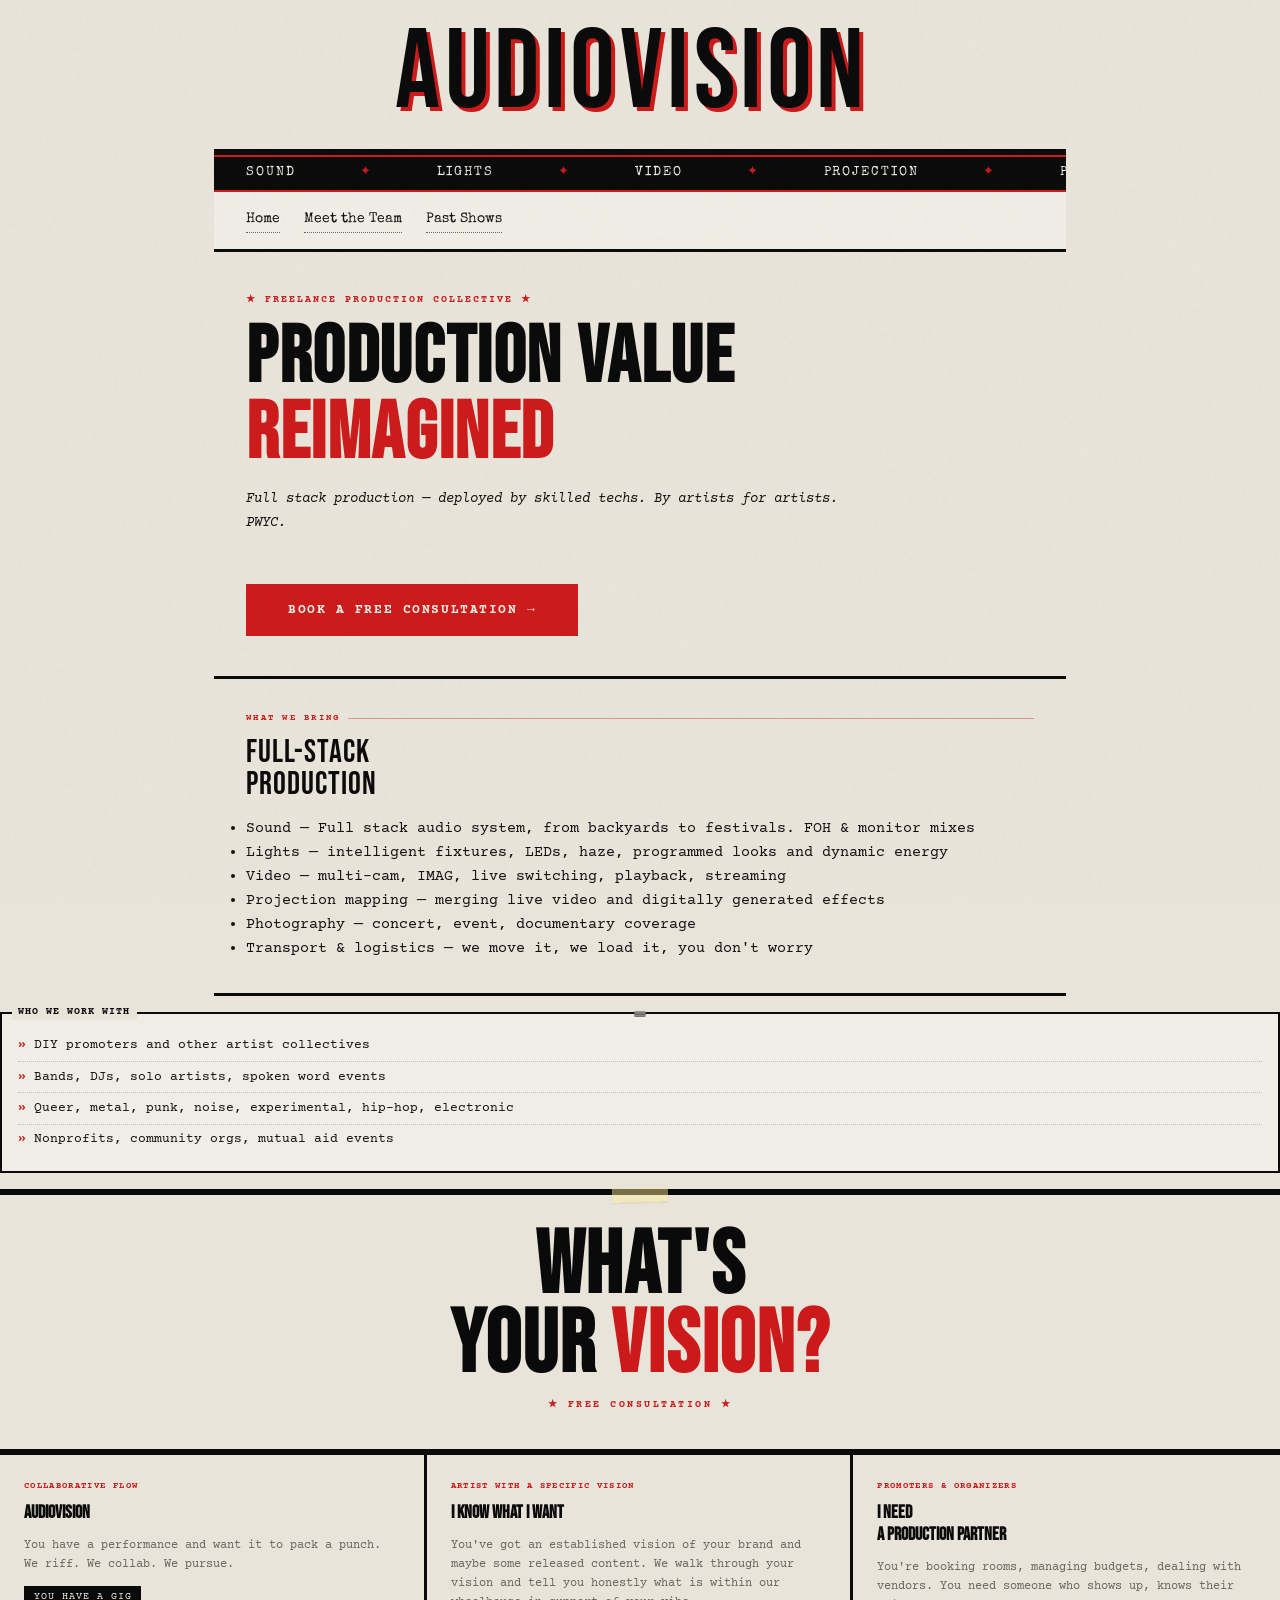
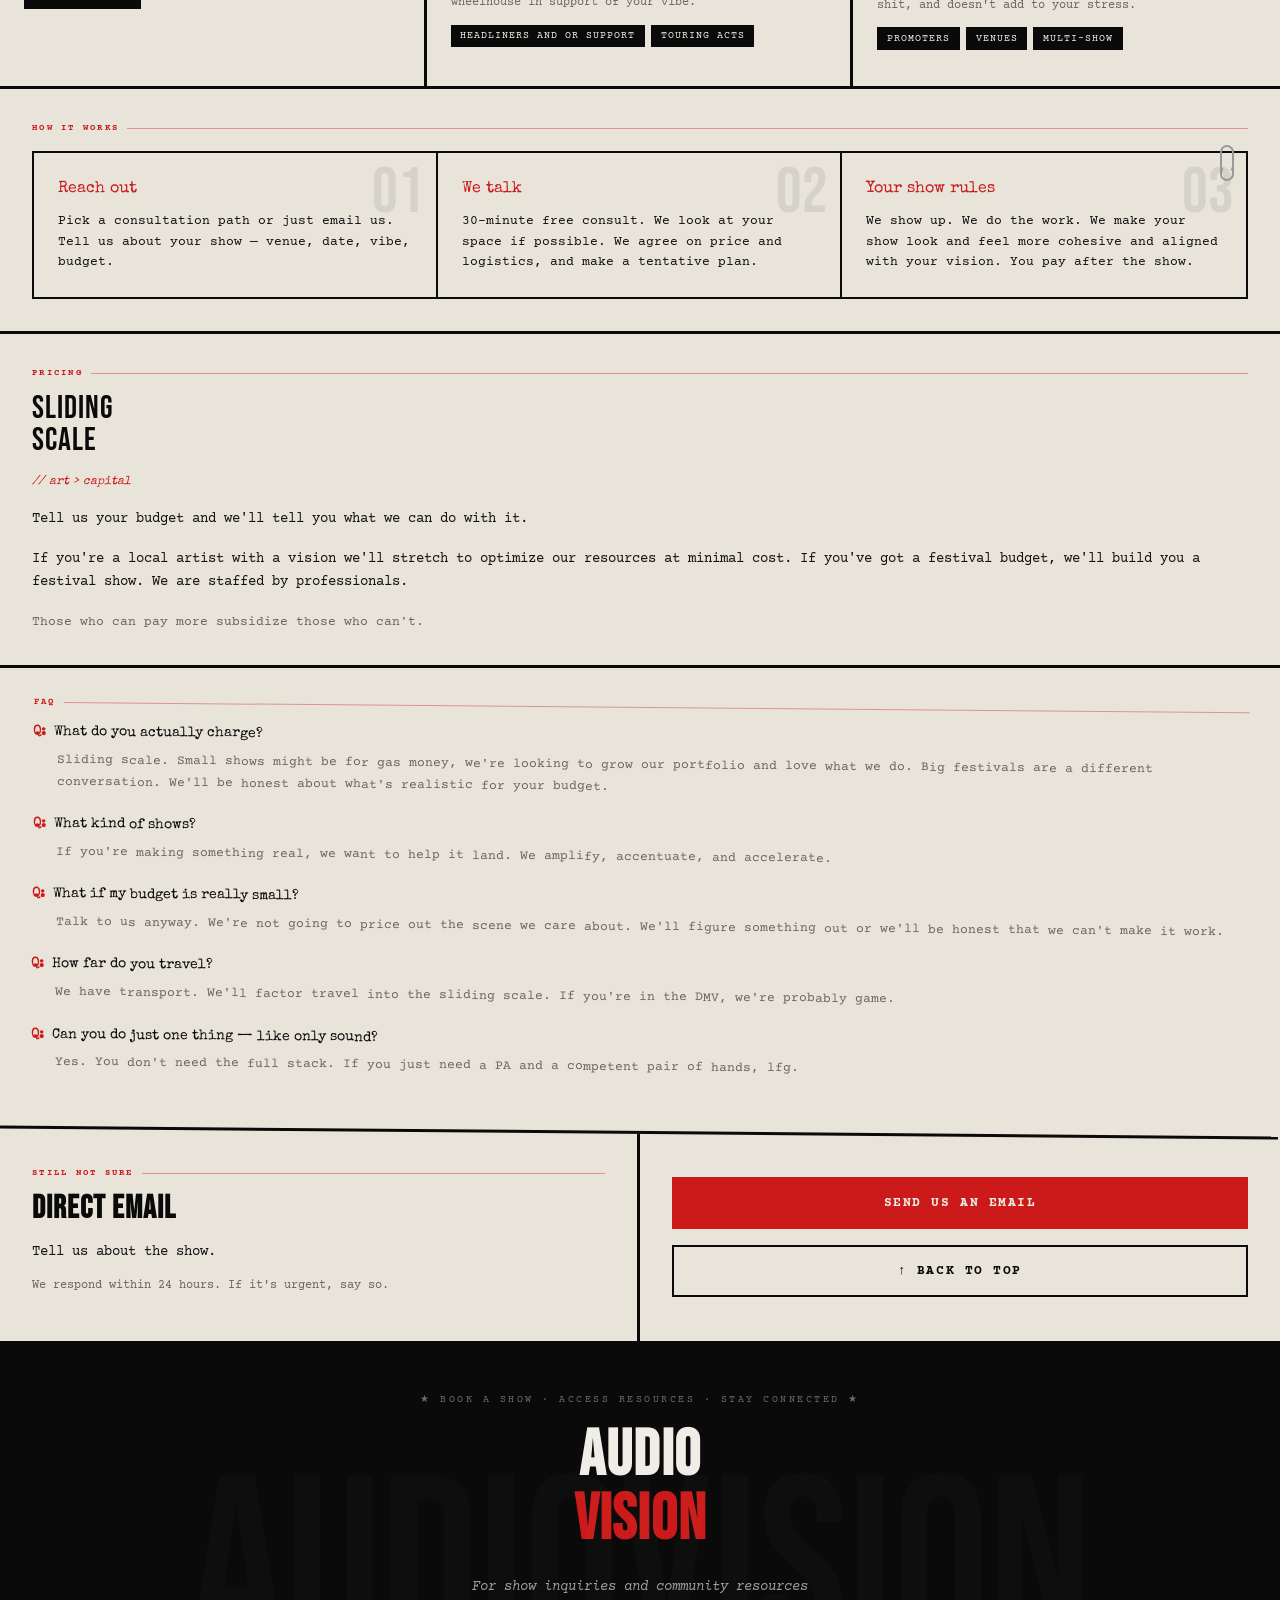
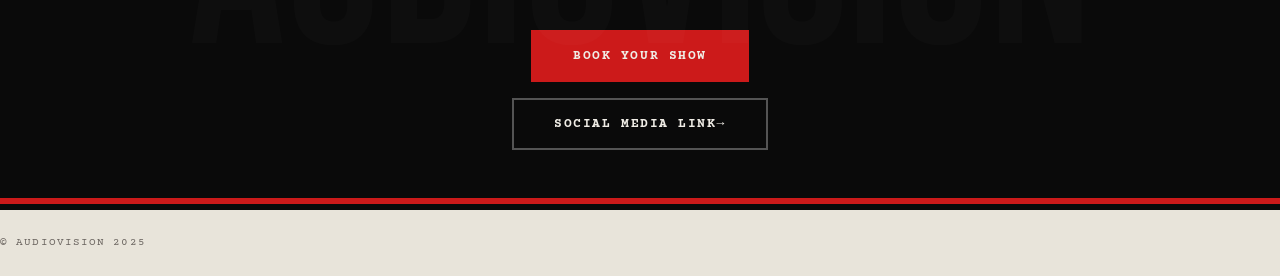
<file: index.html>
<!DOCTYPE html>
<html lang="en">

<head>
<meta charset="UTF-8">
<meta name="viewport" content="width=device-width, initial-scale=1.0">
<title>AudioVision — Production for the People</title>
<link rel="stylesheet" href="style.css">
</head>


</head>
<body>

<div class="page">

  <!-- MASTHEAD -->
  <header>
    <div class="masthead">
      <div class="zine-title">AudioVision</div>
      <div class="header-price" style="text-align:right;">
      </div>
    </div>
  </header>

  <!-- TICKER -->
  <div class="ticker-wrap">
    <div class="ticker">
      <span>SOUND</span><span class="sep">✦</span>
      <span>LIGHTS</span><span class="sep">✦</span>
      <span>VIDEO</span><span class="sep">✦</span>
      <span>PROJECTION</span><span class="sep">✦</span>
      <span>PHOTOGRAPHY</span><span class="sep">✦</span>
      <span>EDITS</span><span class="sep">✦</span>
      <span>SOUND</span><span class="sep">✦</span>
      <span>LIGHTS</span><span class="sep">✦</span>
      <span>VIDEO</span><span class="sep">✦</span>
      <span>PROJECTION</span><span class="sep">✦</span>
      <span>PHOTOGRAPHY</span><span class="sep">✦</span>
      <span>EDITS</span><span class="sep">✦</span>
    </div>
  </div>


  <!-- NAVIGATION -->



<button class="nav-toggle" onclick="document.querySelector('.hand-nav').classList.toggle('is-open')">☰ Menu</button>
<nav class="hand-nav">
    <a href="index.html">Home</a>
    <a href="team.html">Meet the Team</a>
    <a href="posters.html">Past Shows</a>
    <!--  <a href="road-log.html">Road Log</a>-->
  </nav>

  <!-- HERO -->
  <section class="hero">
    <div class="hero-kicker">★ Freelance production collective ★</div>
    <h1 class="hero-headline">PRODUCTION VALUE <em>REIMAGINED</em></h1>
    <p class="hero-body">Full stack production — deployed by skilled techs. By artists for artists. PWYC.</p>
    <div style="display:flex; gap:0.5rem; flex-wrap:wrap; margin-bottom:1.5rem; align-items:center;">
    </div>
    <a href="#book" class="btn btn-primary">Book a free consultation →</a>
  </section>

  <!-- SERVICES -->
  <section class="single-col">
    <div class="section-label">What we bring</div>
    <div class="col-headline">FULL-STACK<br>PRODUCTION</div>
      <ul>
        <li>Sound — Full stack audio system, from backyards to festivals. FOH & monitor mixes</li>
        <li>Lights — intelligent fixtures, LEDs, haze, programmed looks and dynamic energy</li>
        <li>Video — multi-cam, IMAG, live switching, playback, streaming</li>
        <li>Projection mapping — merging live video and digitally generated effects</li>
        <li>Photography — concert, event, documentary coverage</li>
        <li>Transport & logistics — we move it, we load it, you don't worry</li>
      </ul>
    </div>
    <div class="xerox-box stapled" data-label="Who we work with">
      <ul>
        <li>DIY promoters and other artist collectives</li>
        <li>Bands, DJs, solo artists, spoken word events</li>
        <li>Queer, metal, punk, noise, experimental, hip-hop, electronic</li>
        <li>Nonprofits, community orgs, mutual aid events</li>
      </ul>
    </div>

  <!-- BOOKING HEADER -->
  <div class="tape" style="padding:2rem 2rem 1.5rem; text-align:center; border-bottom:6px solid var(--black); border-top:6px solid var(--black);">
    <h1 id="book" style="font-family:'Bebas Neue',sans-serif; font-size:clamp(2.5rem,8vw,5.5rem); line-height:0.9; letter-spacing:0.02em; color:var(--black); margin-bottom:0.75rem;">What's<br>Your <em style="color:var(--red); font-style:normal;">Vision?</em></h1>
    <div style="font-size:10px; text-transform:uppercase; letter-spacing:0.25em; color:var(--red); font-weight:700; margin-bottom:0.75rem;">★ Free consultation ★</div>
  </div>

  <!-- CONSULTATION CARDS -->
  <section class="cards-section">
    <div class="three-cards">
      <a href="#" class="card" onclick="event.preventDefault();">
        <div class="card-label">Collaborative Flow</div>
        <div class="card-title">AudioVision</div>
        <p class="card-desc">You have a performance and want it to pack a punch. We riff. We collab. We pursue. 
        <div class="card-tags">
          <span class="tag">You have a gig</span>
        </div>
      </a>
      <a href="#" class="card" onclick="event.preventDefault();">
        <div class="card-label">Artist with a specific vision</div>
        <div class="card-title">I KNOW WHAT I WANT</div>
        <p class="card-desc">You've got an established vision of your brand and maybe some released content. We walk through your vision and tell you honestly what is within our wheelhouse in support of your vibe.</p>
        <div class="card-tags">
          <span class="tag">Headliners and or support</span>
          <span class="tag">Touring acts</span>
        </div>
      </a>
      <a href="#" class="card" onclick="event.preventDefault();">
        <div class="card-label">Promoters & organizers</div>
        <div class="card-title">I NEED<br>A PRODUCTION PARTNER</div>
        <p class="card-desc">You're booking rooms, managing budgets, dealing with vendors. You need someone who shows up, knows their shit, and doesn't add to your stress.</p>
        <div class="card-tags">
          <span class="tag">Promoters</span>
          <span class="tag">Venues</span>
          <span class="tag">Multi-show</span>
        </div>
      </a>
    </div>
  </section>

  <!-- HOW IT WORKS -->
  <section style="padding:2rem; border-bottom:3px solid var(--black);">
    <div class="section-label">How it works</div>
    <div class="steps clipped" style="display:grid; grid-template-columns:repeat(3,1fr); border:2px solid var(--black); margin-top:1rem;">
      <div style="padding:1.5rem; border-right:2px solid var(--black); position:relative;">
        <div style="font-family:'Bebas Neue',sans-serif; font-size:4rem; color:var(--black); line-height:1; opacity:0.08; position:absolute; top:0.5rem; right:0.75rem;">01</div>
        <div style="font-family:'Special Elite',serif; font-size:1rem; margin-bottom:0.5rem; color:var(--red);">Reach out</div>
        <div style="font-size:13px; line-height:1.6;">Pick a consultation path or just email us. Tell us about your show — venue, date, vibe, budget.</div>
      </div>
      <div style="padding:1.5rem; border-right:2px solid var(--black); position:relative;">
        <div style="font-family:'Bebas Neue',sans-serif; font-size:4rem; color:var(--black); line-height:1; opacity:0.08; position:absolute; top:0.5rem; right:0.75rem;">02</div>
        <div style="font-family:'Special Elite',serif; font-size:1rem; margin-bottom:0.5rem; color:var(--red);">We talk</div>
        <div style="font-size:13px; line-height:1.6;">30-minute free consult. We look at your space if possible. We agree on price and logistics, and make a tentative plan.</div>
      </div>
      <div style="padding:1.5rem; position:relative;">
        <div style="font-family:'Bebas Neue',sans-serif; font-size:4rem; color:var(--black); line-height:1; opacity:0.08; position:absolute; top:0.5rem; right:0.75rem;">03</div>
        <div style="font-family:'Special Elite',serif; font-size:1rem; margin-bottom:0.5rem; color:var(--red);">Your show rules</div>
        <div style="font-size:13px; line-height:1.6;">We show up. We do the work. We make your show look and feel more cohesive and aligned with your vision. You pay after the show.</div>
      </div>
    </div>
  </section>

  <!-- SLIDING SCALE -->
  <section class="scale-section">
    <div class="scale-text">
      <div class="section-label">Pricing</div>
      <div class="col-headline">SLIDING<br>SCALE</div>
      <div class="red-pen" style="margin-bottom:1rem;">// art > capital</div>
      <p style="font-size:14px; line-height:1.7; margin-bottom:1rem;">Tell us your budget and we'll tell you what we can do with it.</p>
      <p style="font-size:14px; line-height:1.7; margin-bottom:1rem;">If you're a local artist with a vision we'll stretch to optimize our resources at minimal cost. If you've got a festival budget, we'll build you a festival show. We are staffed by professionals.</p>
      <p style="font-size:13px; line-height:1.7; color:var(--muted);">Those who can pay more subsidize those who can't.</p>
    </div>
  </section>

  <!-- FAQ -->
  <section class="faq-section photocopy-tilt">
    <div class="section-label">FAQ</div>
    <div class="faq-item">
      <div class="faq-q">What do you actually charge?</div>
      <div class="faq-a">Sliding scale. Small shows might be for gas money, we're looking to grow our portfolio and love what we do. Big festivals are a different conversation. We'll be honest about what's realistic for your budget.</div>
    </div>
    <div class="faq-item">
      <div class="faq-q">What kind of shows?</div>
      <div class="faq-a">If you're making something real, we want to help it land. We amplify, accentuate, and accelerate.</div>
    </div>
    <div class="faq-item">
      <div class="faq-q">What if my budget is really small?</div>
      <div class="faq-a">Talk to us anyway. We're not going to price out the scene we care about. We'll figure something out or we'll be honest that we can't make it work.</div>
    </div>
    <div class="faq-item">
      <div class="faq-q">How far do you travel?</div>
      <div class="faq-a">We have transport. We'll factor travel into the sliding scale. If you're in the DMV, we're probably game.</div>
    </div>
    <div class="faq-item">
      <div class="faq-q">Can you do just one thing — like only sound?</div>
      <div class="faq-a">Yes. You don't need the full stack. If you just need a PA and a competent pair of hands, lfg.</div>
    </div>
  </section>

  <!-- NOT SURE -->
  <section class="not-sure">
    <div class="not-sure-text">
      <div class="section-label">Still not sure</div>
      <h2>DIRECT EMAIL</h2>
      <p>Tell us about the show.</p>
      <p style="font-size:12px; color:var(--muted);">We respond within 24 hours. If it's urgent, say so.</p>
    </div>
    <div class="not-sure-contact">
      <a href="mailto:YOUR@EMAIL.COM" class="btn btn-primary">Send us an email</a>
      <a href="#" class="btn btn-secondary" onclick="event.preventDefault(); window.scrollTo({top:0, behavior:'smooth'});">↑ Back to top</a>
    </div>
  </section>

  <!-- CTA -->
  <section class="cta-section">
    <div class="cta-label">★ Book a show · Access resources · Stay connected ★</div>
    <h2 class="cta-headline">AUDIO<br> <em>VISION</em></h2>
    <p class="cta-body">For show inquiries and community resources</p>
    <div class="cta-buttons" style="flex-direction:column; align-items:center;">
      <a href="mailto:YOUR@EMAIL.COM" class="btn btn-primary">Book Your Show</a>
      <a href="#" class="btn btn-ghost">Social Media link→</a>
    </div>
  </section>

  <!-- FOOTER -->
  <footer>
    <span>© AudioVision 2025</span>
  </footer>

</div>

</body>
</html>
</file>
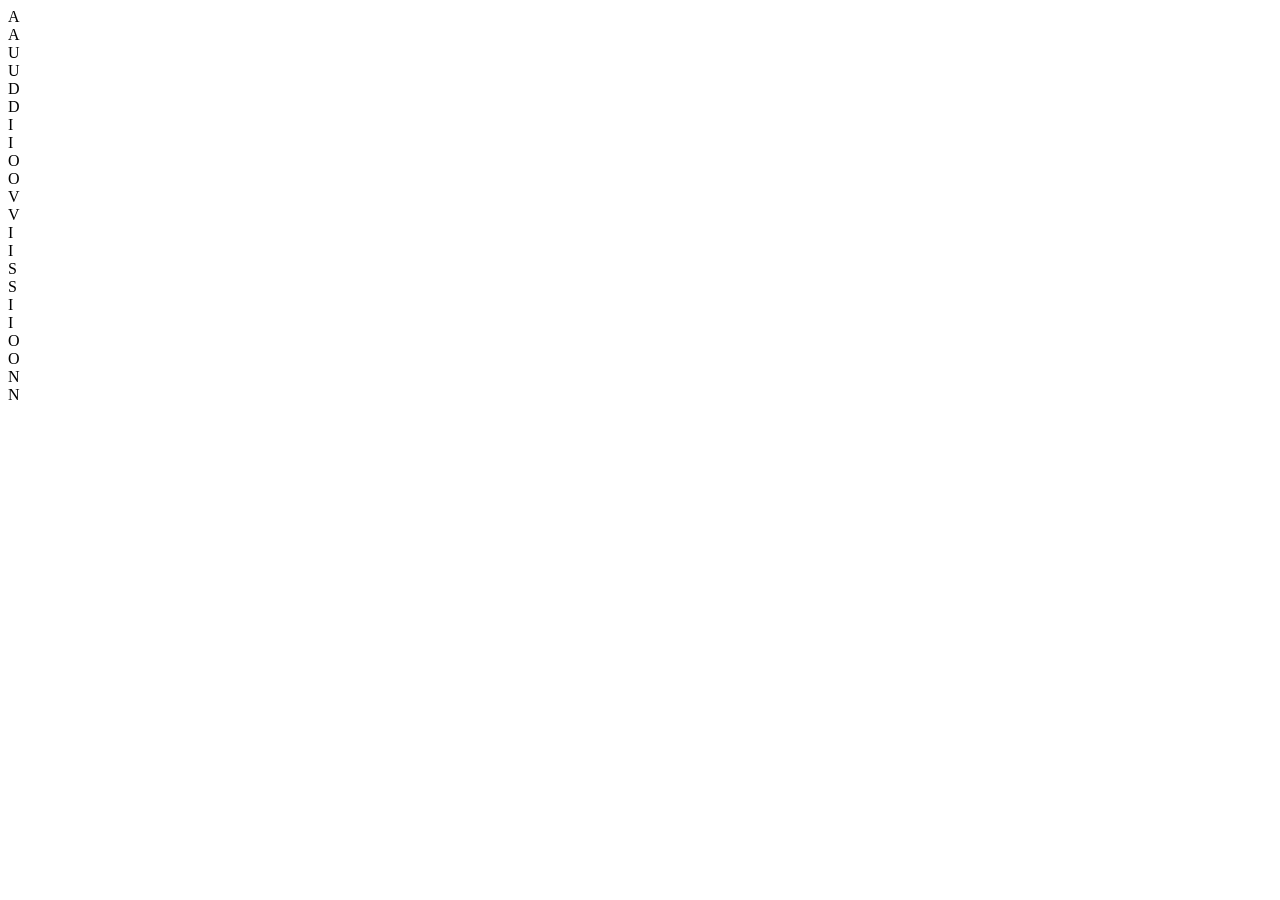
<file: LOGO.html>
<!DOCTYPE html>
<html lang="en">
<head>
    <meta charset="UTF-8">
    <meta name="viewport" content="width=device-width, initial-scale=1.0">
    <title>AudioVision</title>
</head>
<body>

    <div class="logo-container">
        <!-- A -->
        <div class="letter-slot" style="--rotation: -2deg;" data-letter="A">
            <div class="layer active" data-base-color="#e0e0e0">A</div>
            <div class="layer" data-base-color="#c0c0c0">A</div>
        </div>
        <!-- U -->
        <div class="letter-slot" style="--rotation: 1deg;" data-letter="U">
            <div class="layer active" data-base-color="#e0e0e0">U</div>
            <div class="layer" data-base-color="#c0c0c0">U</div>
        </div>
        <!-- D -->
        <div class="letter-slot" style="--rotation: -1deg;" data-letter="D">
            <div class="layer active" data-base-color="#e0e0e0">D</div>
            <div class="layer" data-base-color="#c0c0c0">D</div>
        </div>
        <!-- I -->
        <div class="letter-slot" style="--rotation: 2deg;" data-letter="I">
            <div class="layer active" data-base-color="#e0e0e0">I</div>
            <div class="layer" data-base-color="#c0c0c0">I</div>
        </div>
        <!-- O -->
        <div class="letter-slot" style="--rotation: -2deg;" data-letter="O">
            <div class="layer active" data-base-color="#e0e0e0">O</div>
            <div class="layer" data-base-color="#c0c0c0">O</div>
        </div>
        
        <div class="spacer"></div>

        <!-- V -->
        <div class="letter-slot" style="--rotation: 1deg;" data-letter="V">
            <div class="layer active" data-base-color="#e0e0e0">V</div>
            <div class="layer" data-base-color="#c0c0c0">V</div>
        </div>
        <!-- I -->
        <div class="letter-slot" style="--rotation: -1.5deg;" data-letter="I">
            <div class="layer active" data-base-color="#e0e0e0">I</div>
            <div class="layer" data-base-color="#c0c0c0">I</div>
        </div>
        <!-- S -->
        <div class="letter-slot" style="--rotation: 2.5deg;" data-letter="S">
            <div class="layer active" data-base-color="#e0e0e0">S</div>
            <div class="layer" data-base-color="#c0c0c0">S</div>
        </div>
        <!-- I -->
        <div class="letter-slot" style="--rotation: -2deg;" data-letter="I">
            <div class="layer active" data-base-color="#e0e0e0">I</div>
            <div class="layer" data-base-color="#c0c0c0">I</div>
        </div>
        <!-- O -->
        <div class="letter-slot" style="--rotation: 1.5deg;" data-letter="O">
            <div class="layer active" data-base-color="#e0e0e0">O</div>
            <div class="layer" data-base-color="#c0c0c0">O</div>
        </div>
        <!-- N -->
        <div class="letter-slot" style="--rotation: -1deg;" data-letter="N">
            <div class="layer active" data-base-color="#e0e0e0">N</div>
            <div class="layer" data-base-color="#c0c0c0">N</div>
        </div>
    </div>

    <script>
        // --- THE RANDOMIZER BRAIN ---
        const letterSlots = document.querySelectorAll('.letter-slot');

        function randomizeLetter() {
            const randomSlot = letterSlots[Math.floor(Math.random() * letterSlots.length)];
            const activeLayer = randomSlot.querySelector('.layer.active');
            const hiddenLayer = randomSlot.querySelector('.layer:not(.active)');
            
            // Modify CSS color locally instead of swapping image URLs
            const currentColor = hiddenLayer.style.color;
            if (!currentColor || currentColor === "") {
                hiddenLayer.style.color = "#ff4444"; // Flash red
            } else {
                hiddenLayer.style.color = ""; // Reset to CSS default
            }

            activeLayer.classList.remove('active');
            hiddenLayer.classList.add('active');
        }

        setInterval(randomizeLetter, 1500);
    </script>
</body>
</html>
</file>
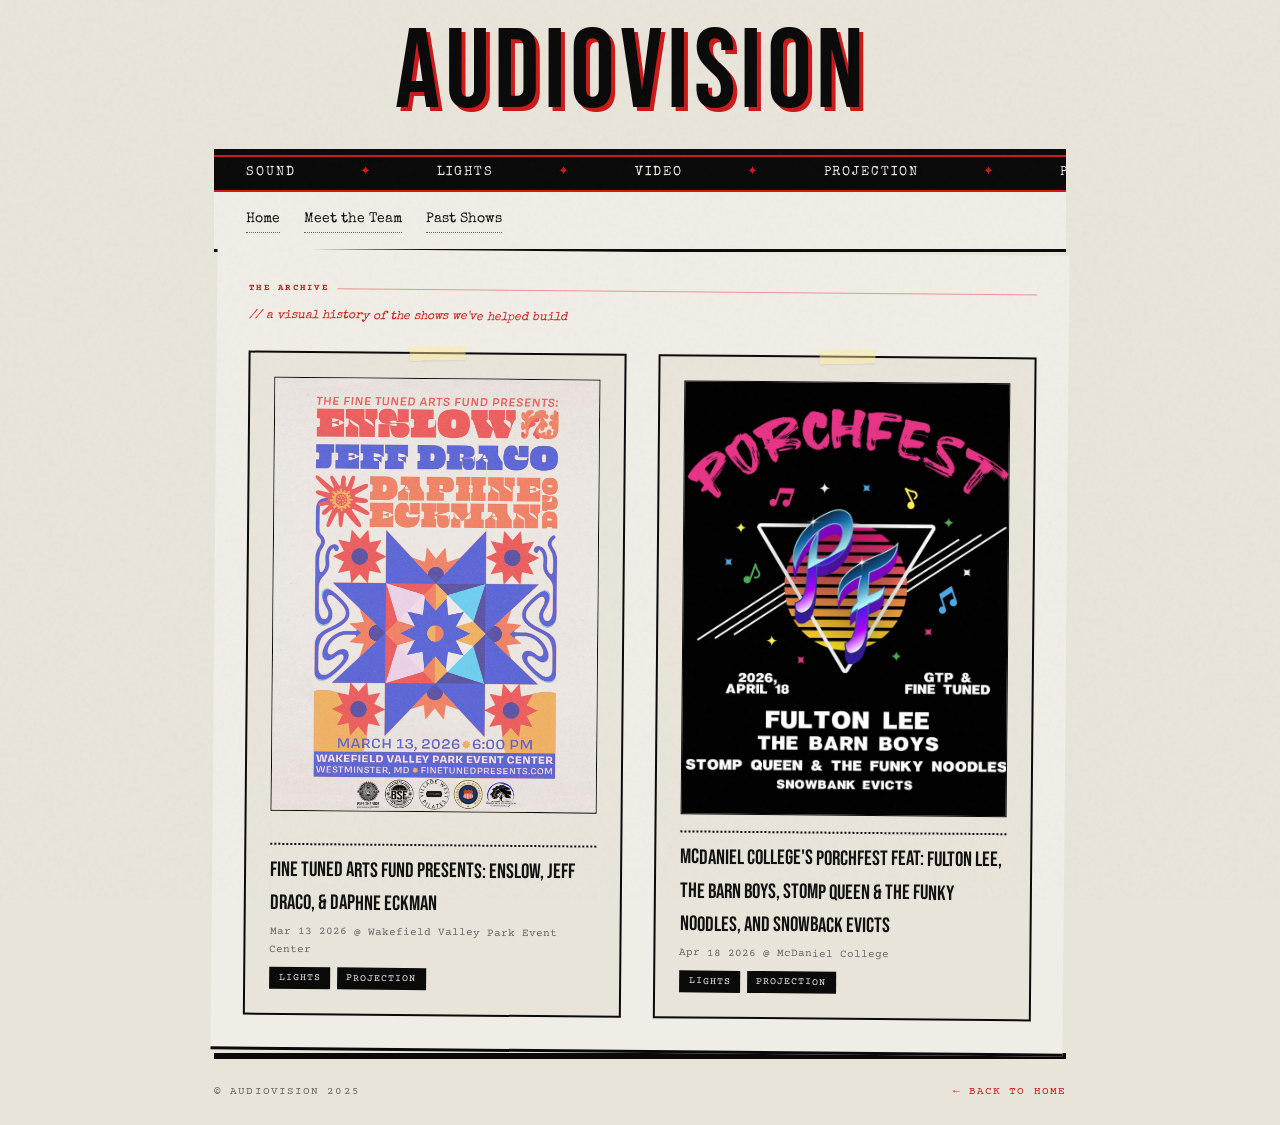
<file: posters.html>
<!DOCTYPE html>
<html lang="en">

<head>
<meta charset="UTF-8">
<meta name="viewport" content="width=device-width, initial-scale=1.0">
<title>AudioVision — Production for the People</title>
<link rel="stylesheet" href="style.css">
</head>

<body>

<div class="page">

  <header>
    <div class="masthead">
      <a href="index.html" class="zine-title">AudioVision</a>
    </div>
  </header>

  <!-- TICKER -->
  <div class="ticker-wrap">
    <div class="ticker">
      <span>SOUND</span><span class="sep">✦</span>
      <span>LIGHTS</span><span class="sep">✦</span>
      <span>VIDEO</span><span class="sep">✦</span>
      <span>PROJECTION</span><span class="sep">✦</span>
      <span>PHOTOGRAPHY</span><span class="sep">✦</span>
      <span>EDITS</span><span class="sep">✦</span>
      <span>SOUND</span><span class="sep">✦</span>
      <span>LIGHTS</span><span class="sep">✦</span>
      <span>VIDEO</span><span class="sep">✦</span>
      <span>PROJECTION</span><span class="sep">✦</span>
      <span>PHOTOGRAPHY</span><span class="sep">✦</span>
      <span>EDITS</span><span class="sep">✦</span>
    </div>
  </div>

  <!-- replace images by finding img-placeholder 1. put images in same folder as posters.html 2. make sure they are normal webpage images, .jpg .png or .webp, rename them and replace the code with the image file, kinda like so: 
      <div class="poster-slot tape-right">
        <img src="electronic.jpg" alt="Electronic Extravaganza Flyer" style="width: 100%; aspect-ratio: 3/4; object-fit: cover; border: 1px solid var(--black); margin-bottom: 1rem;">
        <div class="poster-info">
          <div class="poster-title">ELECTRONIC EXTRAVAGANZA</div>
          <div class="poster-meta">Jul 2024 @ Glow Bar</div>
          <div style="display:flex; gap:0.4rem; flex-wrap:wrap;">
            <span class="tag">Video</span>
            <span class="tag-red tag">Projection Mapping</span>
          </div> -->

<button class="nav-toggle" onclick="document.querySelector('.hand-nav').classList.toggle('is-open')">☰ Menu</button>
<nav class="hand-nav">
  <a href="index.html">Home</a>
  <a href="team.html">Meet the Team</a>
  <a href="posters.html">Past Shows</a>
   <!--  <a href="road-log.html">Road Log</a>-->
</nav>
 
  <section class="poster-wall photocopy-tilt">
    <div class="section-label">The Archive</div>
    <div class="red-pen" style="margin-bottom:0.5rem;">// a visual history of the shows we've helped build</div>

    <div class="poster-grid">
      
      <div class="poster-slot tape">
               <img src="Fine-Tuned_20260313.jpg" alt="The Fine Tuned Arts Fund Presents" style="width: 100%; aspect-ratio: 3/4; object-fit: cover; border: 1px solid var(--black); margin-bottom: 1rem;">
        <div class="poster-info">
          <div class="poster-title">Fine Tuned Arts Fund Presents: Enslow, Jeff Draco, & Daphne Eckman
          </div>
          <div class="poster-meta">Mar 13 2026 @ Wakefield Valley Park Event Center</div>
          <div style="display:flex; gap:0.4rem; flex-wrap:wrap;">
            <span class="tag">Lights</span>
            <span class="tag">Projection</span> 
          </div>
        </div>
      </div>







    <div class="poster-slot tape">
               <img src="Fine-Tuned_20260418.png" alt="McDaniel College Porchfest 2026" style="width: 100%; aspect-ratio: 3/4; object-fit: cover; border: 1px solid var(--black); margin-bottom: 1rem;">
        <div class="poster-info">
          <div class="poster-title">McDaniel College's Porchfest feat: Fulton Lee, The Barn Boys, Stomp Queen & the Funky Noodles, and Snowback Evicts
          </div>
          <div class="poster-meta">Apr 18 2026 @ McDaniel College</div>
          <div style="display:flex; gap:0.4rem; flex-wrap:wrap;">
            <span class="tag">Lights</span>
            <span class="tag">Projection</span> 
          </div>
        </div>
      </div>

    </div>
  </section>

  <footer>
    <span>© AudioVision 2025</span>
    <a href="index.html" style="color:var(--red);">← Back to Home</a>
  </footer>

</div>

</body>
</html>
</file>
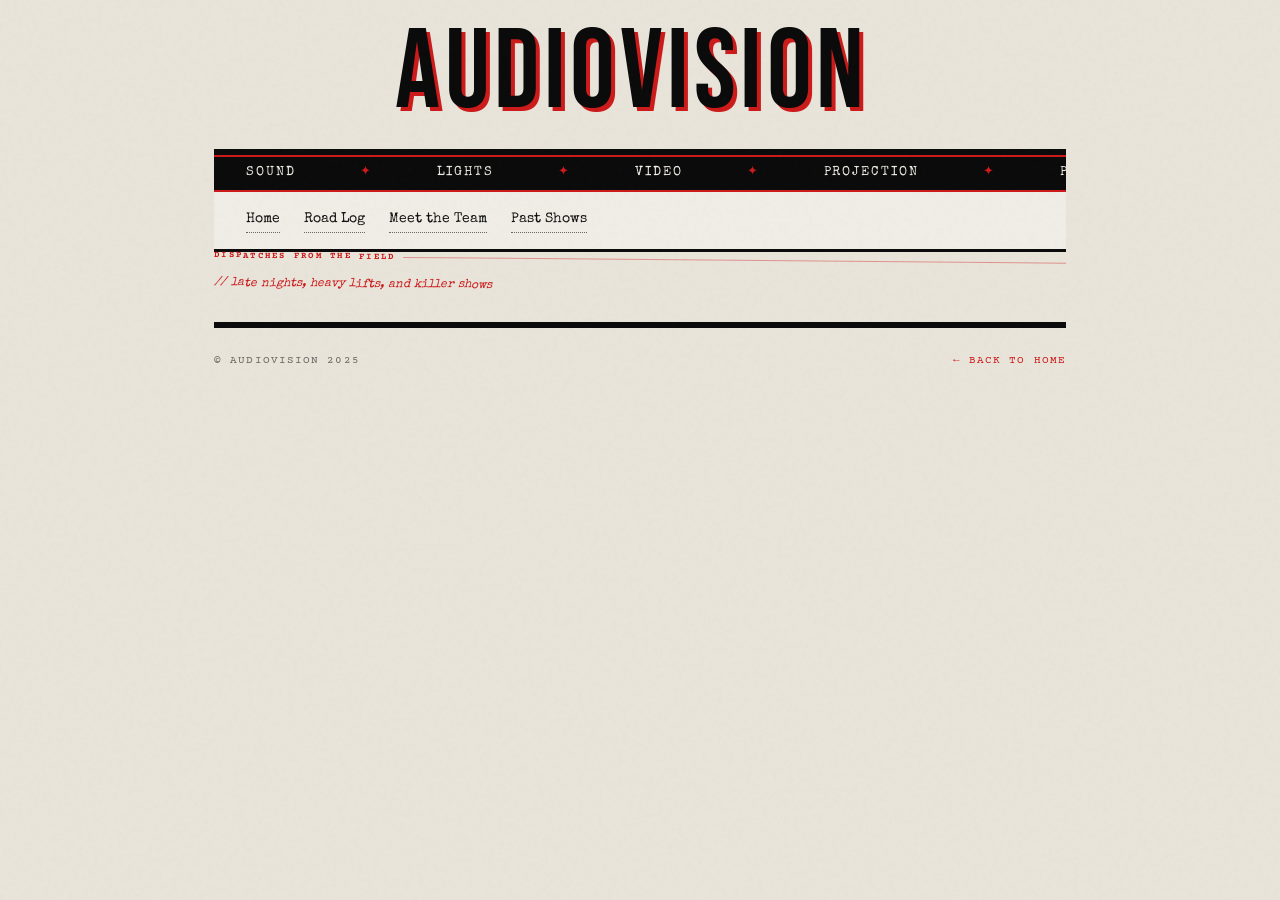
<file: road-log.html>
<!DOCTYPE html>
<html lang="en">

<head>
<meta charset="UTF-8">
<meta name="viewport" content="width=device-width, initial-scale=1.0">
<title>AudioVision — Production for the People</title>
<link rel="stylesheet" href="style.css">
</head>

<body>

<div class="page">

  <header>
    <div class="masthead">
      <a href="index.html" class="zine-title">AudioVision</a>
    </div>
  </header>




  <!-- TICKER -->
  <div class="ticker-wrap">
    <div class="ticker">
      <span>SOUND</span><span class="sep">✦</span>
      <span>LIGHTS</span><span class="sep">✦</span>
      <span>VIDEO</span><span class="sep">✦</span>
      <span>PROJECTION</span><span class="sep">✦</span>
      <span>PHOTOGRAPHY</span><span class="sep">✦</span>
      <span>EDITS</span><span class="sep">✦</span>
      <span>SOUND</span><span class="sep">✦</span>
      <span>LIGHTS</span><span class="sep">✦</span>
      <span>VIDEO</span><span class="sep">✦</span>
      <span>PROJECTION</span><span class="sep">✦</span>
      <span>PHOTOGRAPHY</span><span class="sep">✦</span>
      <span>EDITS</span><span class="sep">✦</span>
    </div>
  </div>



 <button class="nav-toggle" onclick="document.querySelector('.hand-nav').classList.toggle('is-open')">☰ Menu</button>
<nav class="hand-nav">
  <a href="index.html">Home</a>
  <a href="road-log.html">Road Log</a>
  <a href="team.html">Meet the Team</a>
  <a href="posters.html">Past Shows</a>
</nav>

  <section class="log-section photocopy-tilt">
    <div class="section-label">Dispatches from the field</div>
    <div class="red-pen" style="margin-bottom:1.5rem;">// late nights, heavy lifts, and killer shows</div>

 <!-- 


    <div class="log-entry stapled">
      <div class="log-meta">
        <div class="log-date">NOV 14, 2024</div>
        <span class="stamp">SUCCESS</span>
      </div>
      <div class="log-venue">The Black Cat — Mainstage</div>
      <p class="log-body">Full stack deployment for a 4-band hardcore bill. Brought the heavy haze and mapped the back wall for the headliner. PA sounded massive. Slept for 3 hours in the van afterward.</p>
      <div style="display:flex; gap:0.4rem; flex-wrap:wrap;">
        <span class="tag">Sound</span>
        <span class="tag">Lights</span>
        <span class="tag-red tag">Projection</span>
      </div>
    </div>

    <div class="log-entry">
      <div class="log-meta">
        <div class="log-date">OCT 28, 2024</div>
        <span class="stamp-alt stamp">NO SLEEP</span>
      </div>
      <div class="log-venue">DIY Warehouse — Baltimore</div>
      <p class="log-body">Pure community rate gig. Dropped a PA in a room with no power distro. Ran extension cords from three different rooms. Made it work. <span class="corrected">Almost</span> fried the subwoofer. Absolute chaos. 10/10 would do it again.</p>
      <div style="display:flex; gap:0.4rem; flex-wrap:wrap;">
        <span class="tag">Sound</span>
        <span class="tag-outline tag">Logistics</span>
      </div>
    </div>

    <div class="log-entry">
      <div class="log-meta">
        <div class="log-date">OCT 05, 2024</div>
        <span class="stamp" style="transform: rotate(1deg); opacity: 0.6;">CHECK ✕</span>
      </div>
      <div class="log-venue">Community Center — Mutual Aid Fundraiser</div>
      <p class="log-body">Spoken word and acoustic sets. Stripped down rig—just vocal mics, a couple of LED pars to give it warmth, and a projector for the slide decks. Kept it invisible. Exactly how background production should be.</p>
      <div style="display:flex; gap:0.4rem; flex-wrap:wrap;">
        <span class="tag">Sound</span>
        <span class="tag">Lights</span>
        <span class="tag-outline tag">Volunteer</span>
      </div>
    </div>

    <div class="xerox-box tape" data-label="Status Update">
      <p style="font-family: 'Special Elite', serif; font-size: 13px; color: var(--black);">
        Currently booking for late winter/early spring. If you're reading this and need a hand, hit us up. We've got van space and loose cables.
      </p>
    </div>

     -->

  </section>

  <footer>
    <span>© AudioVision 2025</span>
    <a href="index.html" style="color:var(--red);">← Back to Home</a>
  </footer>

</div>

</body>
</html>
</file>
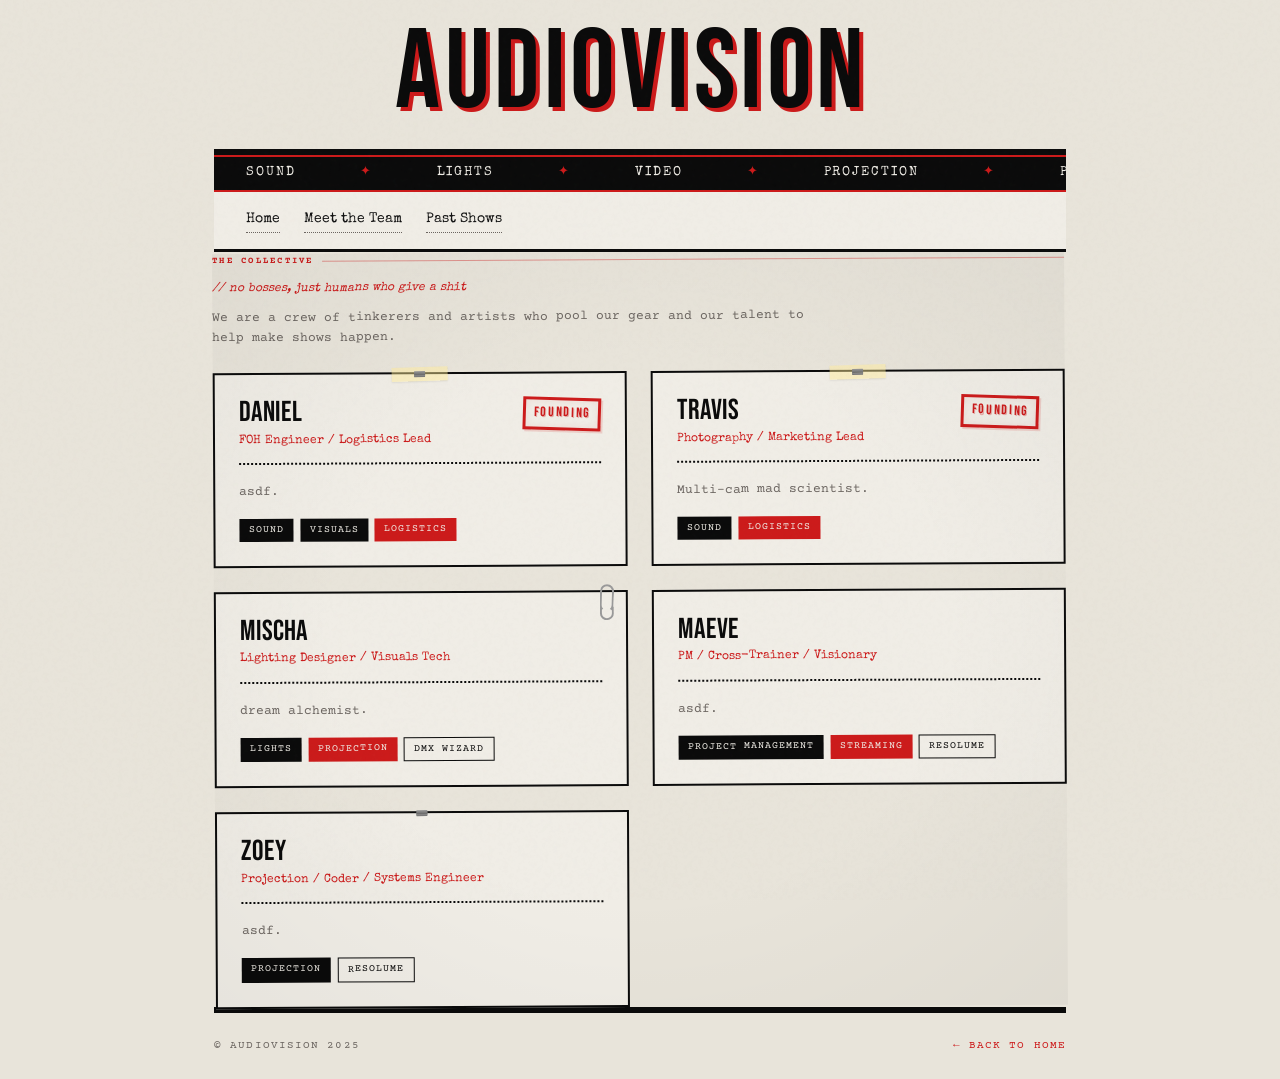
<file: team.html>
<!DOCTYPE html>
<html lang="en">

<head>
<meta charset="UTF-8">
<meta name="viewport" content="width=device-width, initial-scale=1.0">
<title>AudioVision — Production for the People</title>
<link rel="stylesheet" href="style.css">
</head>

<body>

<div class="page">

  <header>
    <div class="masthead">
      <a href="index.html" class="zine-title">AudioVision</a>
    </div>
  </header>

 <!-- TICKER -->
  <div class="ticker-wrap">
    <div class="ticker">
      <span>SOUND</span><span class="sep">✦</span>
      <span>LIGHTS</span><span class="sep">✦</span>
      <span>VIDEO</span><span class="sep">✦</span>
      <span>PROJECTION</span><span class="sep">✦</span>
      <span>PHOTOGRAPHY</span><span class="sep">✦</span>
      <span>EDITS</span><span class="sep">✦</span>
      <span>SOUND</span><span class="sep">✦</span>
      <span>LIGHTS</span><span class="sep">✦</span>
      <span>VIDEO</span><span class="sep">✦</span>
      <span>PROJECTION</span><span class="sep">✦</span>
      <span>PHOTOGRAPHY</span><span class="sep">✦</span>
      <span>EDITS</span><span class="sep">✦</span>
    </div>
  </div>

<button class="nav-toggle" onclick="document.querySelector('.hand-nav').classList.toggle('is-open')">☰ Menu</button>
<nav class="hand-nav">
  <a href="index.html">Home</a>
  <a href="team.html">Meet the Team</a>
  <a href="posters.html">Past Shows</a>
    <!--<a href="road-log.html">Road Log</a>-->
</nav>

  <section class="team-section photocopy">
    <div class="section-label">The Collective</div>
    <div class="red-pen" style="margin-bottom:0.5rem;">// no bosses, just humans who give a shit</div>
    <p style="font-size: 13px; color: var(--muted); max-width: 600px;">We are a crew of tinkerers and artists who pool our gear and our talent to help make shows happen.</p>

    <div class="team-grid">
      
      <div class="dossier tape stapled">
        <div class="dossier-header">
          <div>
            <div class="dossier-name">Daniel</div>
            <div class="dossier-role">FOH Engineer / Logistics Lead</div>
          </div>
          <span class="stamp" style="transform: rotate(2deg); margin-left:0;">FOUNDING</span>
        </div>
        <p class="dossier-bio">asdf. </p>
        <div class="dossier-tags">
          <span class="tag">Sound</span>
          <span class="tag">Visuals</span>
          <span class="tag-red tag">Logistics</span>
        </div>
      </div>

      <div class="dossier tape stapled">
        <div class="dossier-header">
          <div>
            <div class="dossier-name">Travis</div>
            <div class="dossier-role">Photography / Marketing Lead</div>
          </div>
          <span class="stamp" style="transform: rotate(2deg); margin-left:0;">FOUNDING</span>
        </div>
        <p class="dossier-bio">Multi-cam mad scientist.</p>
        <div class="dossier-tags">
          <span class="tag">Sound</span>
          <span class="tag-red tag">Logistics</span>
        </div>
      </div>

      <div class="dossier clipped tape-right">
        <div class="dossier-header">
          <div>
            <div class="dossier-name">mischa</div>
            <div class="dossier-role">Lighting Designer / Visuals Tech</div>
          </div>
        </div>
        <p class="dossier-bio">dream alchemist.</p>
        <div class="dossier-tags">
          <span class="tag">Lights</span>
          <span class="tag-red tag">Projection</span>
          <span class="tag-outline tag">DMX Wizard</span>
        </div>
      </div>

      <div class="dossier tape-left">
        <div class="dossier-header">
          <div>
            <div class="dossier-name">MAEVE</div>
            <div class="dossier-role">PM / Cross-Trainer / Visionary</div>
          </div>
        </div>
        <p class="dossier-bio">asdf.</p>
        <div class="dossier-tags">
          <span class="tag">Project Management</span>
          <span class="tag-red tag">Streaming</span>
          <span class="tag-outline tag">Resolume</span>
        </div>
      </div>

      <div class="dossier stapled tape-right">
        <div class="dossier-header">
          <div>
            <div class="dossier-name">Zoey</div>
            <div class="dossier-role">Projection / Coder / Systems Engineer</div>
          </div>
        </div>
        <p class="dossier-bio">asdf.</p>
        <div class="dossier-tags">
          <span class="tag">Projection</span>
          <span class="tag-outline tag">Resolume</span>
        </div>
      </div>

    </div>
  </section>

  <!-- CTA to join  - for inclusion later
  <section style="background: var(--black); padding: 3rem 2rem; text-align: center; border-bottom: 6px solid var(--red);">
    <div style="font-family: 'Bebas Neue', sans-serif; font-size: clamp(2rem, 6vw, 4rem); color: var(--white); line-height: 1; margin-bottom: 1rem; letter-spacing: 0.02em;">GOT GEAR? GOT SKILLS? <em style="color:var(--red); font-style:normal;">GET IN.</em></div>
    <p style="color: rgba(255,255,255,0.6); font-size: 14px; max-width: 500px; margin: 0 auto 2rem; font-style: italic;">We're always looking to expand the collective. If you have a skill and a good attitude, we want to talk.</p>
    <a href="mailto:YOUR@EMAIL.COM" class="btn btn-primary">Reach out</a>
  </section> -->

  <footer>
    <span>© AudioVision 2025</span>
    <a href="index.html" style="color:var(--red);">← Back to Home</a>
  </footer>

</div>

</body>
</html>
</file>
<file: style.css>
/* === IMPORTS & VARIABLES === */
@import url('https://fonts.googleapis.com/css2?family=Special+Elite&family=Courier+Prime:ital,wght@0,400;0,700;1,400&family=Bebas+Neue&display=swap');

:root {
  --black: #0a0a0a;
  --white: #f0ede6;
  --red: #cc1a1a;
  --gray: #2a2a2a;
  --paper: #e8e4da;
  --ink: #111111;
  --muted: #6b6560;
}

/* === RESET & BASE === */
*, *::before, *::after { box-sizing: border-box; margin: 0; padding: 0; }

body {
  background: var(--paper);
  color: var(--ink);
  font-family: 'Courier Prime', 'Courier New', monospace;
  font-size: 15px;
  line-height: 1.6;
  overflow-x: hidden;
}

/* Noise texture overlay */
body::before {
  content: '';
  position: fixed;
  inset: 0;
  background-image: url("data:image/svg+xml,%3Csvg viewBox='0 0 200 200' xmlns='http://www.w3.org/2000/svg'%3E%3Cfilter id='n'%3E%3CfeTurbulence type='fractalNoise' baseFrequency='0.9' numOctaves='4' stitchTiles='stitch'/%3E%3C/filter%3E%3Crect width='100%25' height='100%25' filter='url(%23n)' opacity='0.04'/%3E%3C/svg%3E");
  pointer-events: none;
  z-index: 1000;
  opacity: 0.5;
}

.page { max-width: 900px; margin: 0 auto; padding: 0 1.5rem; }
a { color: inherit; text-decoration: none; }

/* === TYPOGRAPHY & COMPONENTS === */
.section-label {
  font-size: 9px; letter-spacing: 0.25em; text-transform: uppercase;
  color: var(--red); font-weight: 700; margin-bottom: 0.75rem;
  display: flex; align-items: center; gap: 0.5rem;
}
.section-label::after { content: ''; flex: 1; height: 1px; background: var(--red); opacity: 0.4; }

.tag { background: var(--black); color: var(--white); font-size: 10px; letter-spacing: 0.1em; text-transform: uppercase; padding: 0.2rem 0.6rem; display: inline-block; }
.tag-red { background: var(--red); color: var(--white); }
.tag-outline { background: transparent; color: var(--black); border: 1px solid var(--black); }

.stamp { display: inline-block; border: 3px solid var(--red); color: var(--red); font-family: 'Bebas Neue', sans-serif; font-size: 0.85rem; letter-spacing: 0.12em; padding: 0.15rem 0.5rem; transform: rotate(-3deg); margin-left: 0.5rem; text-shadow: 1px 1px 0 rgba(204,26,26,0.3); box-shadow: 2px 2px 0 rgba(204,26,26,0.15), inset 0 0 8px rgba(204,26,26,0.08); }
.stamp-alt { transform: rotate(2deg); border-color: var(--black); color: var(--black); text-shadow: 1px 1px 0 rgba(0,0,0,0.2); box-shadow: 2px 2px 0 rgba(0,0,0,0.1), inset 0 0 8px rgba(0,0,0,0.05); }
.stamp-faded { transform: rotate(-1deg) scale(0.95); opacity: 0.5; border-color: var(--red); color: var(--red); text-shadow: 1px 0px 0 rgba(204,26,26,0.2); box-shadow: 3px 1px 0 rgba(204,26,26,0.08); }

.tape { position: relative; }
.tape::before { content: ''; position: absolute; width: 3.5rem; height: 0.9rem; background: rgba(255, 235, 150, 0.45); top: -0.45rem; left: 50%; transform: translateX(-50%) rotate(-1.5deg); z-index: 2; box-shadow: 0 1px 2px rgba(0,0,0,0.08); }
.tape-right::before { left: auto; right: 1rem; transform: rotate(2deg); }
.tape-left::before { left: 1rem; transform: translateX(0) rotate(-2.5deg); }

.stapled { position: relative; }
.stapled::after { content: ''; position: absolute; top: -3px; left: 50%; transform: translateX(-50%); width: 0.7rem; height: 0.25rem; background: linear-gradient(to bottom, #999, #666); border-radius: 0.02rem; box-shadow: 0 1px 0 #888, 0 2px 0 #777; z-index: 3; }

.red-pen { color: var(--red); font-family: 'Special Elite', serif; font-size: 12px; font-style: italic; }

.margin-note { position: relative; padding-left: 2rem; }
.margin-note::before { content: attr(data-note); position: absolute; left: -0.5rem; top: 0; width: 2.2rem; font-family: 'Special Elite', serif; font-size: 9px; color: var(--red); transform: rotate(-90deg); transform-origin: top left; white-space: nowrap; opacity: 0.7; }

.corrected { position: relative; display: inline; }
.corrected::after { content: ''; position: absolute; left: -2px; right: -2px; top: 45%; height: 3px; background: rgba(240, 237, 230, 0.85); transform: rotate(-0.5deg); }

.photocopy { position: relative; transform: rotate(-0.3deg); }
.photocopy::after { content: ''; position: absolute; inset: 0; background: radial-gradient(ellipse at center, transparent 50%, rgba(0,0,0,0.04) 100%); pointer-events: none; }
.photocopy-tilt { transform: rotate(0.5deg); position: relative; }

.clipped { position: relative; }
.clipped::before { content: ''; position: absolute; top: -8px; right: 12px; width: 14px; height: 28px; border: 2px solid #999; border-radius: 7px; border-bottom-color: transparent; z-index: 3; }
.clipped::after { content: ''; position: absolute; top: 14px; right: 12px; width: 14px; height: 14px; border: 2px solid #999; border-top-color: transparent; border-radius: 0 0 7px 7px; z-index: 3; }

.xerox-box { border: 2px solid var(--black); padding: 1rem; margin: 1rem 0; position: relative; background: var(--white); }
.xerox-box::before { content: attr(data-label); position: absolute; top: -10px; left: 10px; background: var(--paper); padding: 0 0.4rem; font-size: 10px; letter-spacing: 0.1em; text-transform: uppercase; font-weight: 700; color: var(--black); }
.xerox-box ul { list-style: none; padding: 0; }
.xerox-box ul li { padding: 0.3rem 0; border-bottom: 1px dotted rgba(0,0,0,0.2); font-size: 13px; }
.xerox-box ul li:last-child { border-bottom: none; }
.xerox-box ul li::before { content: '» '; color: var(--red); font-weight: 700; }

.pull-quote { border-left: 6px solid var(--red); border-right: 6px solid var(--red); padding: 1.25rem 1.5rem; margin: 1.25rem 0; text-align: center; font-family: 'Special Elite', serif; font-size: clamp(1rem, 2.5vw, 1.3rem); line-height: 1.4; color: var(--black); background: var(--white); border-top: 1px solid var(--black); border-bottom: 1px solid var(--black); }

.btn { font-family: 'Courier Prime', monospace; font-size: 13px; font-weight: 700; letter-spacing: 0.12em; text-transform: uppercase; text-decoration: none; padding: 0.85rem 2.5rem; display: inline-block; cursor: pointer; transition: transform 0.1s, background 0.1s; border: 2px solid; text-align: center; }
.btn:active { transform: scale(0.97); }
.btn-primary { background: var(--red); color: var(--white); border-color: var(--red); }
.btn-primary:hover { background: #aa1515; border-color: #aa1515; }
.btn-secondary { background: transparent; color: var(--black); border-color: var(--black); }
.btn-secondary:hover { background: rgba(0,0,0,0.05); }
.btn-ghost { background: transparent; color: var(--white); border-color: rgba(255,255,255,0.3); }
.btn-ghost:hover { border-color: var(--white); background: rgba(255,255,255,0.05); }

/* === LAYOUTS === */
header { border-bottom: 6px solid var(--black); padding: 1.5rem 0 1rem; position: relative; }
.masthead { display: grid; grid-template-columns: 1fr auto; align-items: end; gap: 1rem; margin-bottom: 0.5rem; }
.zine-title { font-family: 'Bebas Neue', sans-serif; font-size: clamp(3.5rem, 10vw, 7rem); letter-spacing: 0.04em; line-height: 0.9; text-align: center; color: var(--black); text-shadow: 4px 4px 0 var(--red); }
.header-price { font-size: 11px; text-transform: uppercase; letter-spacing: 0.1em; text-align: right; color: var(--muted); line-height: 1.8; }

.ticker-wrap { overflow: hidden; background: var(--black); border-top: 2px solid var(--red); border-bottom: 2px solid var(--red); }
.ticker { display: flex; white-space: nowrap; animation: ticker 10s linear infinite; font-family: 'Special Elite', serif; font-size: 0.8rem; letter-spacing: 0.15em; text-transform: uppercase; color: var(--white); padding: 0.4rem 0; }
.ticker span { padding: 0 2rem; }
.ticker .sep { color: var(--red); }
@keyframes ticker { 0% { transform: translateX(0); } 100% { transform: translateX(-50%); } }

/* Navigation */
.hand-nav { border-bottom: 3px solid var(--black); padding: 1rem 2rem; font-family: 'Special Elite', serif; font-size: 14px; display: flex; gap: 1.5rem; flex-wrap: wrap; background: var(--white); }
.hand-nav a { border-bottom: 1px dotted var(--muted); padding-bottom: 2px; }
.hand-nav a:hover { color: var(--red); border-bottom: 1px solid var(--red); }

/* Mobile Nav Toggle */
.nav-toggle { display: none; background: var(--black); color: var(--white); border: none; padding: 0.75rem 1rem; font-family: 'Special Elite', serif; font-size: 14px; cursor: pointer; width: 100%; text-align: left; border-bottom: 3px solid var(--red); }

/* Hero */
.hero { border-bottom: 3px solid var(--black); padding: 2.5rem 2rem; }
.hero-kicker { font-size: 10px; text-transform: uppercase; letter-spacing: 0.2em; color: var(--red); margin-bottom: 0.75rem; font-weight: 700; }
.hero-headline { font-family: 'Bebas Neue', sans-serif; font-size: clamp(2.8rem, 7vw, 5rem); line-height: 0.95; letter-spacing: 0.02em; margin-bottom: 1rem; color: var(--black); }
.hero-headline em { color: var(--red); font-style: normal; }
.hero-body { font-size: 14px; line-height: 1.7; margin-bottom: 1.5rem; font-style: italic; max-width: 600px; }

/* Sections */
.single-col { border-bottom: 3px solid var(--black); padding: 2rem; }
.col-headline { font-family: 'Bebas Neue', sans-serif; font-size: 2rem; letter-spacing: 0.03em; line-height: 1; margin-bottom: 1rem; color: var(--black); }

/* Scale */
.scale-section { display: grid; grid-template-columns: 1fr; border-bottom: 3px solid var(--black); }
.scale-text { padding: 2rem; }
.scale-visual { padding: 2rem; display: flex; flex-direction: column; justify-content: center; }
.scale-slider { -webkit-appearance: none; appearance: none; width: 100%; height: 6px; background: linear-gradient(to right, var(--red), var(--black)); border-radius: 0; outline: none; border: 2px solid var(--black); cursor: pointer; }
.scale-slider::-webkit-slider-thumb { -webkit-appearance: none; width: 24px; height: 24px; background: var(--red); border: 3px solid var(--black); cursor: pointer; }
.scale-slider::-moz-range-thumb { width: 24px; height: 24px; background: var(--red); border: 3px solid var(--black); cursor: pointer; border-radius: 0; }
.scale-labels { display: flex; justify-content: space-between; font-size: 9px; text-transform: uppercase; letter-spacing: 0.1em; color: var(--muted); margin-top: 0.5rem; }
.scale-message { margin-top: 1rem; padding: 0.75rem 1rem; border: 2px solid var(--black); background: var(--white); font-size: 13px; min-height: 3rem; display: flex; align-items: center; }

/* Cards */
.cards-section { border-bottom: 3px solid var(--black); }
.cards-intro { padding: 1.25rem 2rem; border-bottom: 2px solid var(--black); text-align: center; font-size: 13px; color: var(--muted); font-style: italic; }
.cards-intro strong { color: var(--black); font-style: normal; }
.three-cards { display: grid; grid-template-columns: repeat(3, 1fr); }
.card { border-right: 3px solid var(--black); display: flex; flex-direction: column; text-decoration: none; color: inherit; transition: background 0.15s; padding: 1.5rem; cursor: pointer; }
.card:last-child { border-right: none; }
.card:hover { background: var(--white); }
.card-label { font-size: 9px; text-transform: uppercase; letter-spacing: 0.15em; color: var(--red); font-weight: 700; margin-bottom: 0.5rem; }
.card-title { font-family: 'Bebas Neue', sans-serif; font-size: 1.15rem; line-height: 1.2; color: var(--black); margin-bottom: 0.75rem; font-weight: 700; }
.card-desc { font-size: 12px; line-height: 1.6; margin-bottom: 0.75rem; color: var(--muted); }
.card-tags { display: flex; flex-wrap: wrap; gap: 0.4rem; margin-bottom: 0.75rem; }
.card-cta { margin-top: auto; font-size: 11px; font-weight: 700; letter-spacing: 0.1em; color: var(--red); text-transform: uppercase; }

/* Not Sure */
.not-sure { display: grid; grid-template-columns: 1fr 1fr; border-bottom: 3px solid var(--black); }
.not-sure-text { padding: 2rem; border-right: 3px solid var(--black); }
.not-sure-text h2 { font-family: 'Bebas Neue', sans-serif; font-size: 2rem; letter-spacing: 0.03em; line-height: 1; margin-bottom: 1rem; color: var(--black); }
.not-sure-text p { font-size: 14px; line-height: 1.7; margin-bottom: 0.75rem; }
.not-sure-contact { padding: 2rem; display: flex; flex-direction: column; justify-content: center; gap: 1rem; }

/* FAQ */
.faq-section { border-bottom: 3px solid var(--black); padding: 2rem; }
.faq-item { margin-bottom: 1.25rem; }
.faq-q { font-family: 'Special Elite', serif; font-size: 14px; color: var(--black); margin-bottom: 0.4rem; display: flex; gap: 0.5rem; }
.faq-q::before { content: 'Q:'; color: var(--red); font-weight: 700; flex-shrink: 0; }
.faq-a { font-size: 13px; line-height: 1.65; color: var(--muted); padding-left: 1.5rem; }

/* Values */
.values-section { border-bottom: 3px solid var(--black); padding: 2rem; }
.values-grid { display: grid; grid-template-columns: 1fr 1fr; gap: 1rem; margin-top: 1rem; }
.value-item { border: 2px solid var(--black); padding: 1rem; background: var(--white); display: flex; gap: 0.75rem; align-items: flex-start; }
.value-icon { font-size: 1.25rem; flex-shrink: 0; width: 2rem; text-align: center; line-height: 1; }
.value-title { font-family: 'Special Elite', serif; font-size: 13px; color: var(--black); margin-bottom: 0.25rem; }
.value-desc { font-size: 12px; color: var(--muted); line-height: 1.5; }

/* CTA */
.cta-section { background: var(--black); padding: 3rem 2rem; text-align: center; position: relative; overflow: hidden; border-bottom: 6px solid var(--red); }
.cta-section::before { content: 'AudioVision'; position: absolute; font-family: 'Bebas Neue', sans-serif; font-size: 15rem; color: rgba(255,255,255,0.02); top: 50%; left: 50%; transform: translate(-50%, -50%); white-space: nowrap; pointer-events: none; }
.cta-label { font-size: 10px; letter-spacing: 0.25em; text-transform: uppercase; color: rgba(255,255,255,0.4); margin-bottom: 1rem; }
.cta-headline { font-family: 'Bebas Neue', sans-serif; font-size: clamp(2rem, 6vw, 4rem); color: var(--white); line-height: 1; margin-bottom: 1.5rem; letter-spacing: 0.02em; }
.cta-headline em { color: var(--red); font-style: normal; }
.cta-body { color: rgba(255,255,255,0.6); font-size: 14px; max-width: 500px; margin: 0 auto 2rem; font-style: italic; }
.cta-buttons { display: flex; gap: 1rem; justify-content: center; flex-wrap: wrap; }

/* Footer */
footer { border-top: 6px solid var(--black); padding: 1.5rem 0; display: flex; justify-content: space-between; align-items: center; font-size: 11px; color: var(--muted); text-transform: uppercase; letter-spacing: 0.1em; }
.footer-opsec { font-size: 10px; color: var(--red); font-style: italic; text-transform: none; letter-spacing: 0; }

/* === PAGE SPECIFIC LAYOUTS === */

/* Road Log */
.log-entry { border-bottom: 1px dotted rgba(0,0,0,0.2); padding: 1.5rem 0; }
.log-entry:last-child { border-bottom: none; }
.log-meta { display: flex; justify-content: space-between; align-items: center; margin-bottom: 0.75rem; flex-wrap: wrap; gap: 0.5rem; }
.log-date { font-family: 'Special Elite', serif; font-size: 12px; color: var(--red); font-weight: 700; }
.log-venue { font-family: 'Bebas Neue', sans-serif; font-size: 1.5rem; letter-spacing: 0.03em; line-height: 1; margin-bottom: 0.5rem; }
.log-body { font-size: 13px; line-height: 1.7; color: var(--muted); margin-bottom: 0.5rem; }

/* Meet the Team */
.team-grid { display: grid; grid-template-columns: repeat(2, 1fr); gap: 1.5rem; margin-top: 1.5rem; }
.dossier { border: 2px solid var(--black); padding: 1.5rem; background: var(--white); display: flex; flex-direction: column; }
.dossier-header { border-bottom: 2px dotted var(--black); padding-bottom: 0.75rem; margin-bottom: 1rem; display: flex; justify-content: space-between; align-items: flex-start; }
.dossier-name { font-family: 'Bebas Neue', sans-serif; font-size: 1.8rem; line-height: 1; color: var(--black); }
.dossier-role { font-family: 'Special Elite', serif; font-size: 12px; color: var(--red); margin-top: 0.25rem; }
.dossier-bio { font-size: 13px; line-height: 1.7; color: var(--muted); flex-grow: 1; margin-bottom: 1rem; }
.dossier-tags { display: flex; flex-wrap: wrap; gap: 0.4rem; }

/* Past Shows / Posters */
.poster-wall { border-bottom: 3px solid var(--black); padding: 2rem; background: var(--white); }
.poster-grid { display: grid; grid-template-columns: repeat(2, 1fr); gap: 2rem; margin-top: 1.5rem; }
.poster-slot { border: 2px solid var(--black); background: var(--paper); padding: 1.5rem; display: flex; flex-direction: column; justify-content: space-between; transition: transform 0.2s; }
.poster-slot:hover { transform: scale(1.01); }
.poster-img-placeholder { width: 100%; aspect-ratio: 3/4; background: var(--gray); border: 1px solid var(--black); display: flex; align-items: center; justify-content: center; margin-bottom: 1rem; font-family: 'Special Elite', serif; font-size: 12px; color: rgba(255,255,255,0.4); text-align: center; padding: 1rem; }
.poster-slot:nth-child(1) .poster-img-placeholder { transform: rotate(-1deg); }
.poster-slot:nth-child(2) .poster-img-placeholder { transform: rotate(1.5deg); }
.poster-slot:nth-child(3) .poster-img-placeholder { transform: rotate(-0.5deg); }
.poster-slot:nth-child(4) .poster-img-placeholder { transform: rotate(2deg); }
.poster-info { padding-top: 0.5rem; border-top: 2px dotted var(--black); }
.poster-title { font-family: 'Bebas Neue', sans-serif; font-size: 1.3rem; margin-bottom: 0.25rem; }
.poster-meta { font-size: 11px; color: var(--muted); margin-bottom: 0.5rem; }


/* ==========================================
   MOBILE OPTIMIZATION (< 768px)
   ========================================== */
@media (max-width: 768px) {
  
  /* Mobile Nav Menu */
  .nav-toggle { display: block; }
  .hand-nav { display: none; flex-direction: column; gap: 1rem; padding: 1.5rem 2rem; }
  .hand-nav.is-open { display: flex; }
  .hand-nav a { font-size: 16px; border-bottom: none; }

  /* Padding adjustments */
  .hero, .single-col, .scale-text, .scale-visual, .not-sure-text, .not-sure-contact, .faq-section, .poster-wall { padding: 1.5rem 1rem; }

  /* Stacking Grids */
  .masthead { grid-template-columns: 1fr; text-align: center; }
  .header-price { text-align: center !important; }
  
  .scale-section, .not-sure { grid-template-columns: 1fr; }
  .scale-text, .not-sure-text { border-right: none; border-bottom: 3px solid var(--black); }
  
  .three-cards { grid-template-columns: 1fr; }
  .card { border-right: none; border-bottom: 3px solid var(--black); }
  
  .values-grid, .team-grid, .poster-grid { grid-template-columns: 1fr; }

  /* Fix steps stacking */
  .steps { grid-template-columns: 1fr !important; }
  .steps > div { border-right: none !important; border-bottom: 2px solid var(--black); padding-bottom: 1.5rem; margin-bottom: 1.5rem; }
  .steps > div:last-child { border-bottom: none; margin-bottom: 0; }
  
  /* Hide rotated text on small screens */
  .margin-note { padding-left: 0; }
  .margin-note::before { display: none; }
}
</file>
